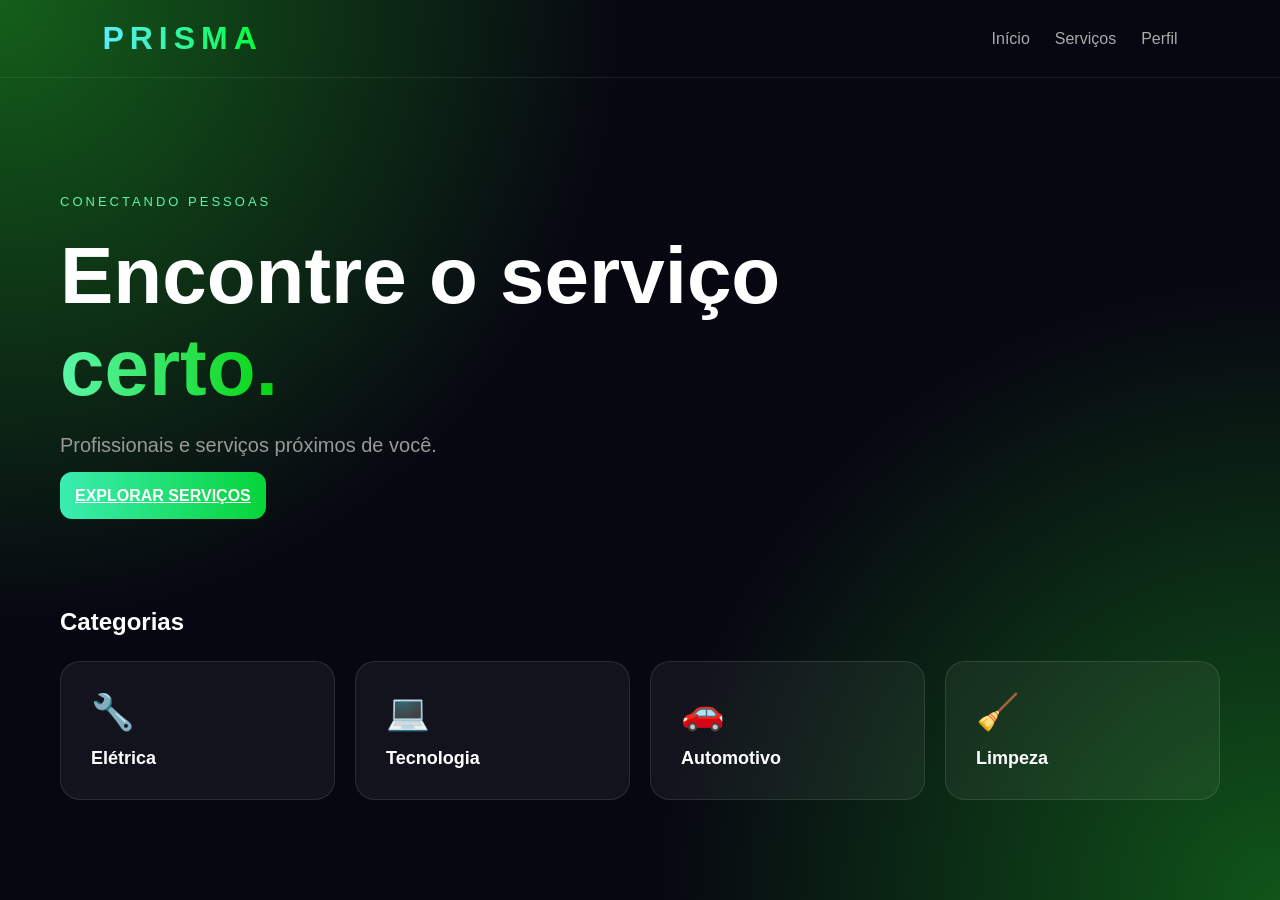
<file: index.html>
<!DOCTYPE html>
<html lang="pt-BR">

<head>

    <meta charset="UTF-8">

    <meta name="viewport"
          content="width=device-width, initial-scale=1.0">

    <meta name="theme-color"
          content="#080812">

    <link rel="stylesheet"
          href="css/style.css">

    <link rel="manifest"
          href="manifest.json">

    <title>PRISMA Services</title>

</head>

<body>

<header class="topbar">

    <div class="logo">
        PRISMA
    </div>

    <nav>

        <a href="index.html">
            Início
        </a>

        <a href="servicos.html">
            Serviços
        </a>

        <a href="perfil.html">
            Perfil
        </a>

    </nav>

</header>


<main class="home">

    <section class="hero">

        <div>

            <span class="tag">
                CONECTANDO PESSOAS
            </span>

            <h1>
                Encontre o serviço
                <span>certo.</span>
            </h1>

            <p>
                Profissionais e serviços
                próximos de você.
            </p>

            <a
                href="servicos.html"
                class="btn-primary"
            >
                EXPLORAR SERVIÇOS
            </a>

        </div>

    </section>


    <section class="services">

        <h2>
            Categorias
        </h2>

        <div class="service-grid">

            <div class="service-card">
                🔧
                <h3>Elétrica</h3>
            </div>

            <div class="service-card">
                💻
                <h3>Tecnologia</h3>
            </div>

            <div class="service-card">
                🚗
                <h3>Automotivo</h3>
            </div>

            <div class="service-card">
                🧹
                <h3>Limpeza</h3>
            </div>

        </div>

    </section>

</main>

<script src="js/script.js"></script>

</body>

</html>
</file>
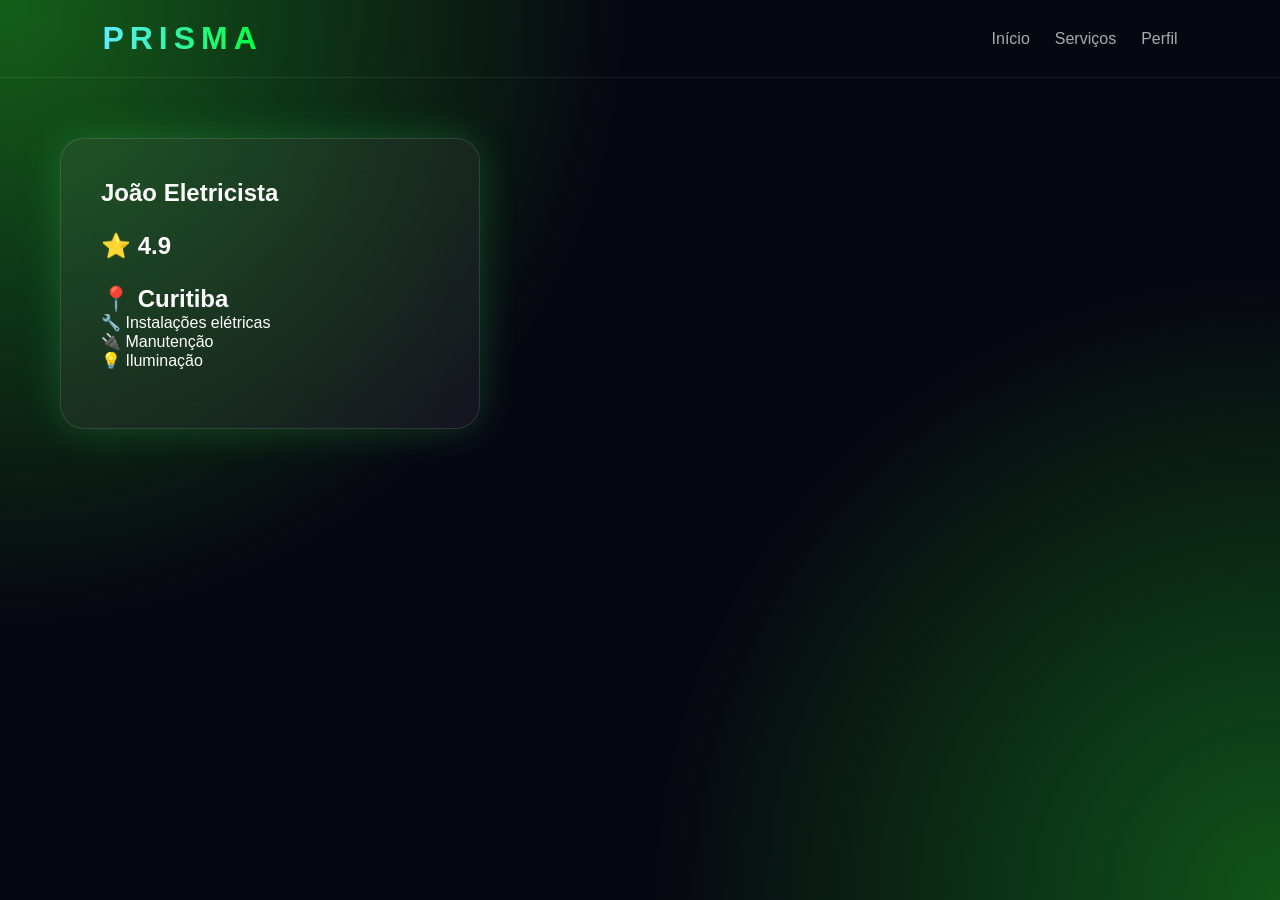
<file: João.html>
<!DOCTYPE html>
<html lang="pt-BR">

<head>

    <meta charset="UTF-8">

    <meta
        name="viewport"
        content="width=device-width, initial-scale=1.0">

    <link
        rel="stylesheet"
        href="css/style.css">

    <title>João Eletricista | PRISMA</title>

</head>

<body>

<header class="topbar">

    <div class="logo">
        PRISMA
    </div>

    <nav>

        <a href="index.html">
            Início
        </a>

        <a href="servicos.html">
            Serviços
        </a>

        <a href="perfil.html">
            Perfil
        </a>

    </nav>

</header>


<main class="home">

    <section class="login-card">

        <h1>
            João Eletricista
        </h1>
        
        <h1>
            ⭐ 4.9
        </h1>

        <h2>
            📍 Curitiba
        </h2>

        <p>
            🔧 Instalações elétricas
        </p>

        <p>
            🔌 Manutenção
        </p>

        <p>
            💡 Iluminação
        </p>

        <br>

    </section>

</main>

</body>

</html>
</file>
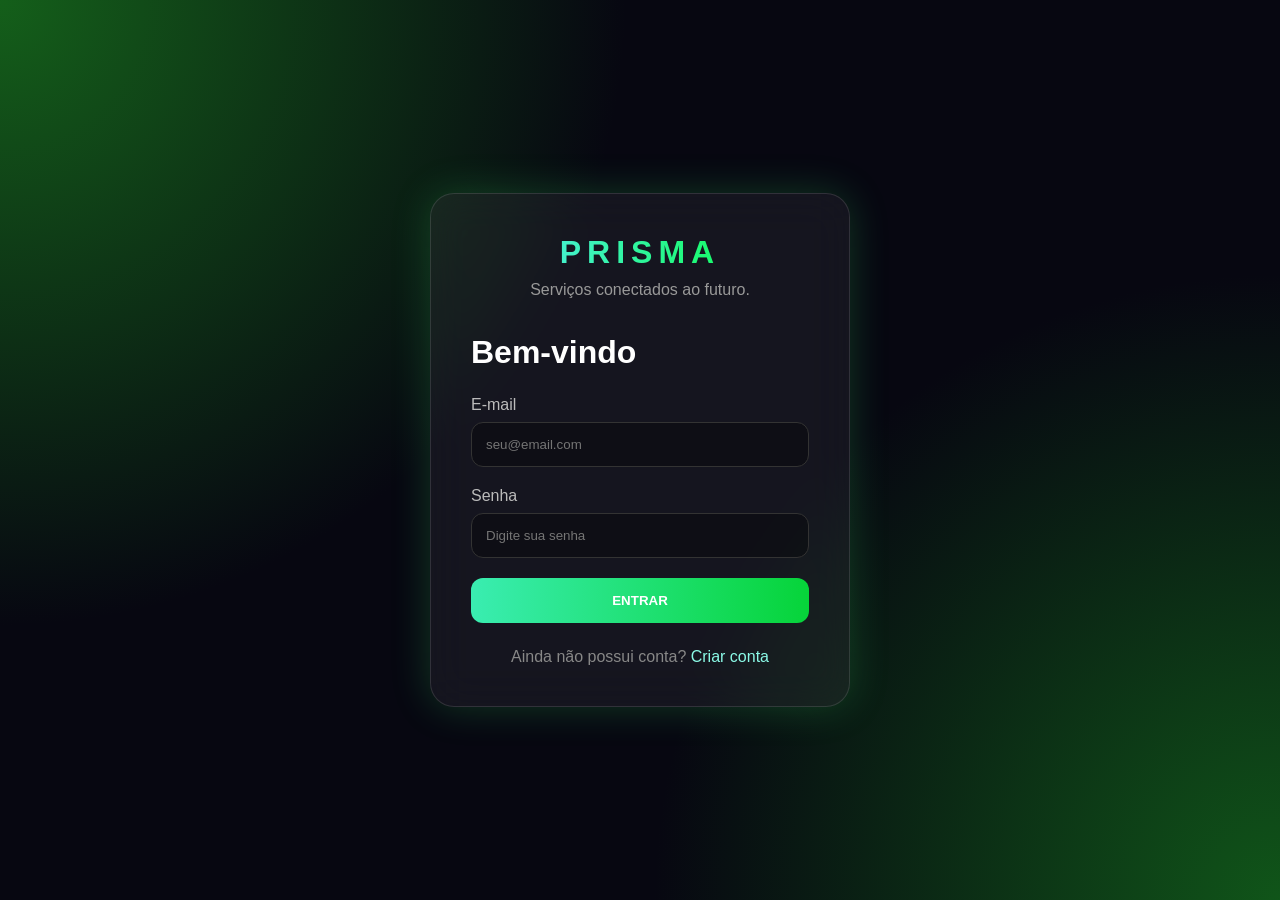
<file: login.html>
<!DOCTYPE html>
<html lang="pt-BR">

<head>
    <meta charset="UTF-8">
    <meta name="viewport" content="width=device-width, initial-scale=1.0">

    <title>PRISMA | Login</title>

    <link rel="stylesheet" href="css/style.css">
</head>

<body>

    <main class="login-container">

        <div class="login-card">

            <div class="logo">
                PRISMA
            </div>

            <p class="subtitle">
                Serviços conectados ao futuro.
            </p>

            <h1>Bem-vindo</h1>

            <form id="loginForm">

                <div class="input-group">
                    <label>E-mail</label>

                    <input
                        type="email"
                        id="email"
                        placeholder="seu@email.com"
                        required
                    >
                </div>

                <div class="input-group">
                    <label>Senha</label>

                    <input
                        type="password"
                        id="senha"
                        placeholder="Digite sua senha"
                        required
                    >
                </div>

                <button type="submit" class="btn-primary">
                    ENTRAR
                </button>

            </form>

            <p class="register">
                Ainda não possui conta?
                <a href="#">Criar conta</a>
            </p>

        </div>

    </main>

    <script src="js/script.js"></script>

</body>

</html>
</file>
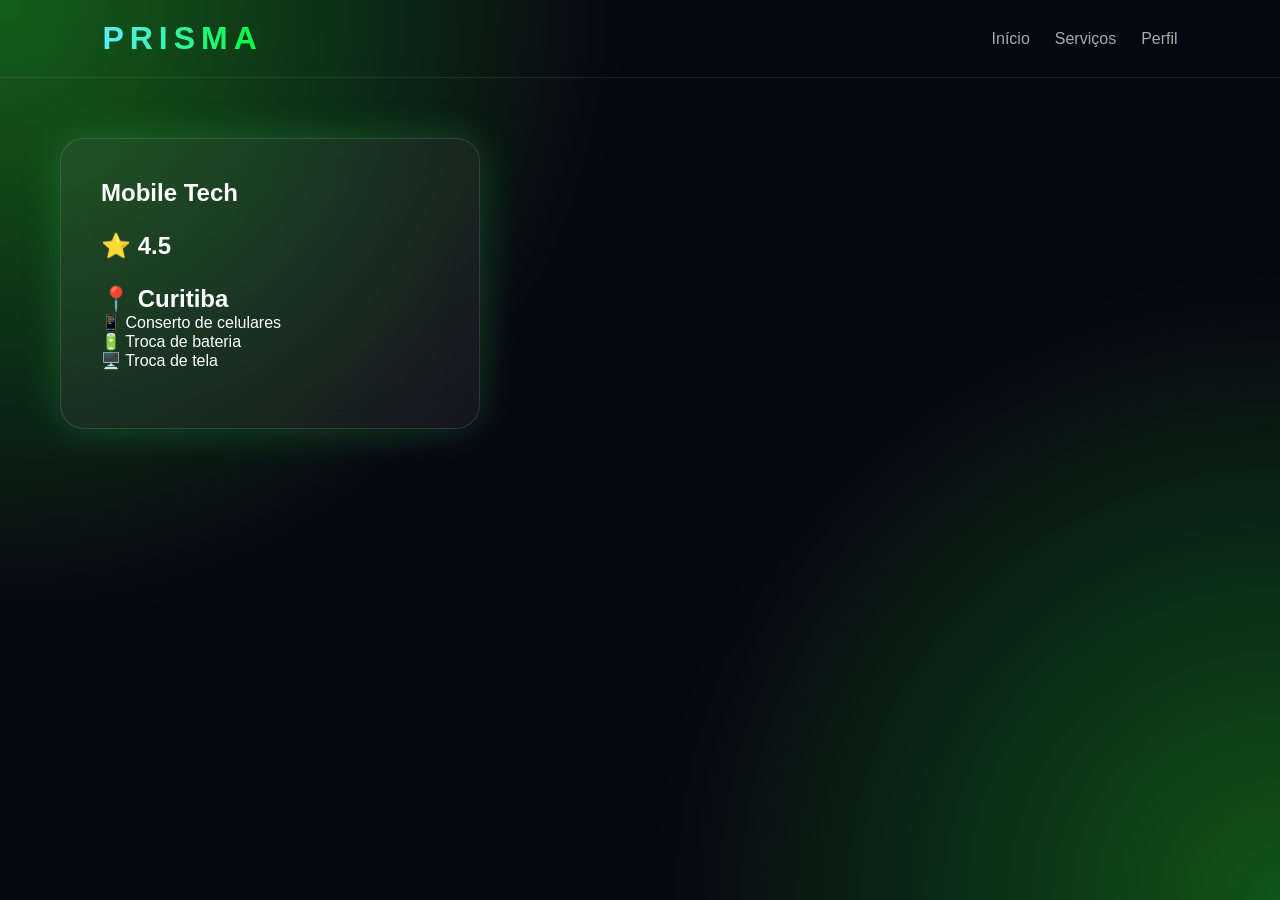
<file: mobiletech.html>
<!DOCTYPE html>
<html lang="pt-BR">

<head>

    <meta charset="UTF-8">

    <meta
        name="viewport"
        content="width=device-width, initial-scale=1.0">

    <link
        rel="stylesheet"
        href="css/style.css">

    <title>Mobile Tech | PRISMA</title>

</head>

<body>

<header class="topbar">

    <div class="logo">
        PRISMA
    </div>

    <nav>

        <a href="index.html">
            Início
        </a>

        <a href="servicos.html">
            Serviços
        </a>

        <a href="perfil.html">
            Perfil
        </a>

    </nav>

</header>


<main class="home">

    <section class="login-card">

        <h1>
            Mobile Tech
        </h1>
        
        <h1>
            ⭐ 4.5
        </h1>

        <h2>
            📍 Curitiba
        </h2>

        <p>
            📱 Conserto de celulares
        </p>

        <p>
            🔋 Troca de bateria
        </p>

        <p>
            🖥️ Troca de tela
        </p>

        <br>

    </section>

</main>

</body>

</html>
</file>
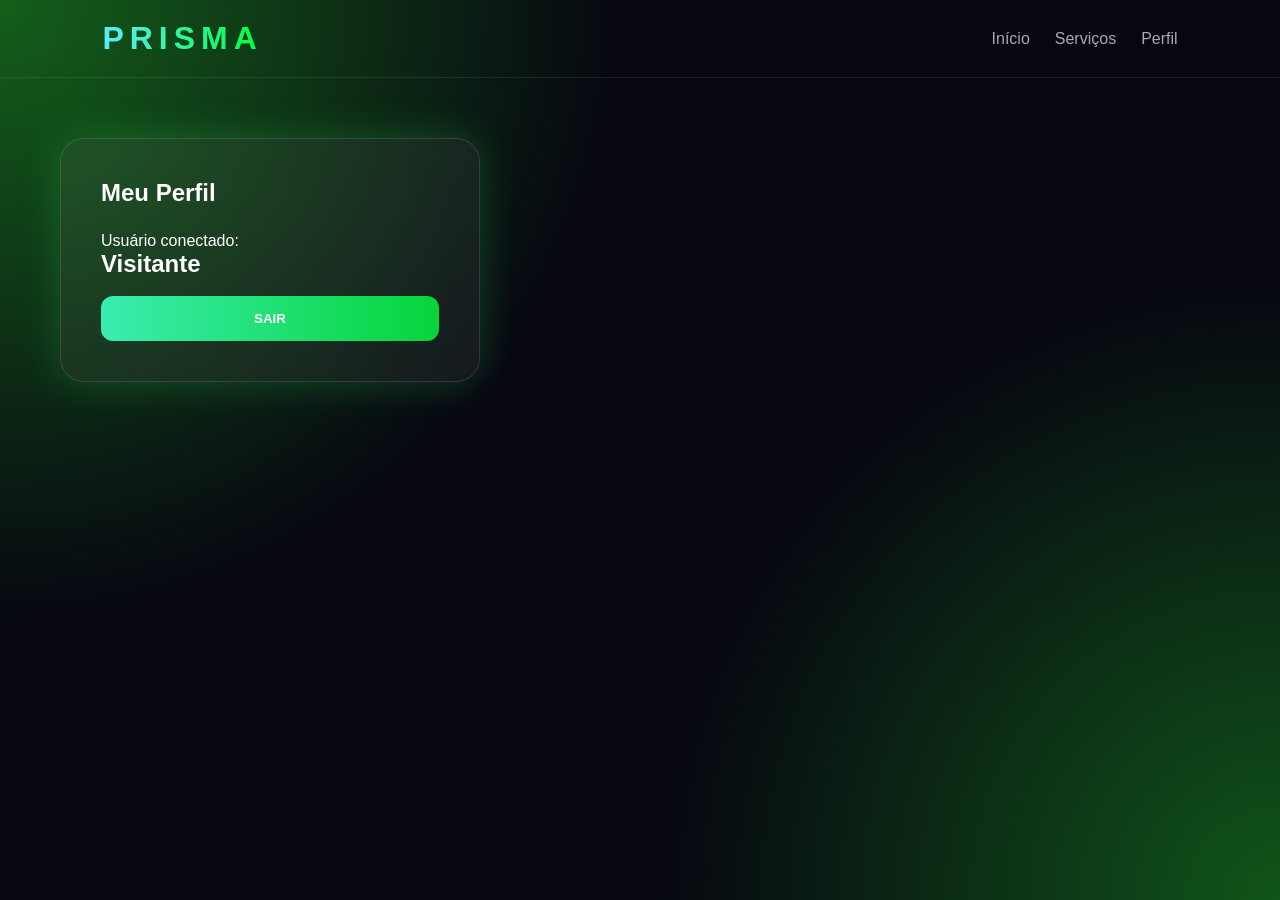
<file: perfil.html>
<!DOCTYPE html>
<html lang="pt-BR">

<head>

    <meta charset="UTF-8">

    <meta
        name="viewport"
        content="width=device-width, initial-scale=1.0">

    <link
        rel="stylesheet"
        href="css/style.css">

    <title>Perfil | PRISMA</title>

</head>

<body>

<header class="topbar">

    <div class="logo">
        PRISMA
    </div>

    <nav>

        <a href="index.html">
            Início
        </a>

        <a href="servicos.html">
            Serviços
        </a>

        <a href="perfil.html">
            Perfil
        </a>

    </nav>

</header>


<main class="home">

    <section class="login-card">

        <h1>
            Meu Perfil
        </h1>

        <p>
            Usuário conectado:
        </p>

        <h2 id="usuario">
            Carregando...
        </h2>

        <br>

        <button
            class="btn-primary"
            onclick="logout()"
        >
            SAIR
        </button>

    </section>

</main>

<script>

    const usuario =
        localStorage.getItem("usuario");

    document.getElementById("usuario")
        .textContent =
        usuario || "Visitante";


    function logout() {

        localStorage.removeItem("usuario");

        window.location.href =
            "login.html";

    }

</script>

</body>

</html>
</file>
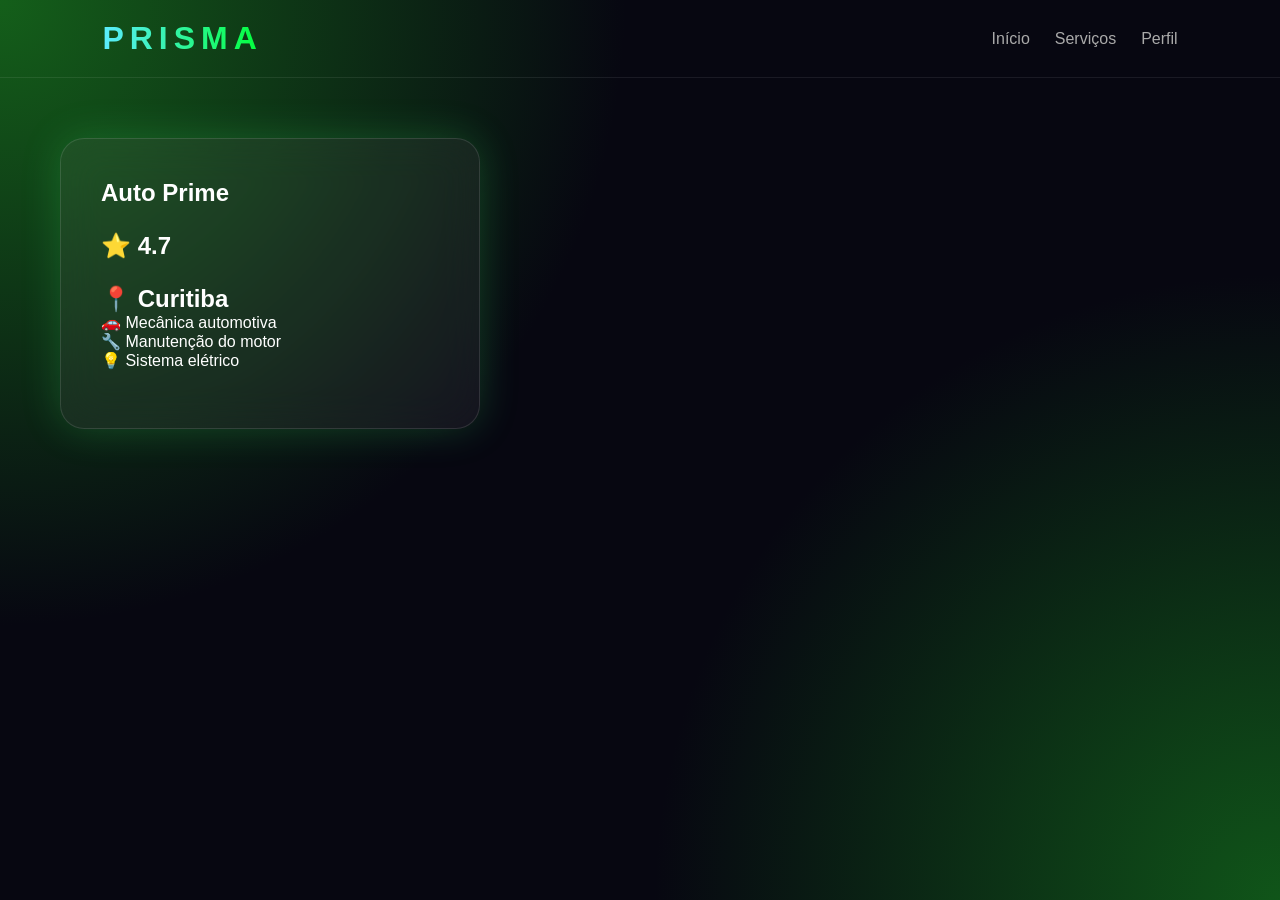
<file: prime.html>
<!DOCTYPE html>
<html lang="pt-BR">

<head>

    <meta charset="UTF-8">

    <meta
        name="viewport"
        content="width=device-width, initial-scale=1.0">

    <link
        rel="stylesheet"
        href="css/style.css">

    <title>Auto Prime | PRISMA</title>

</head>

<body>

<header class="topbar">

    <div class="logo">
        PRISMA
    </div>

    <nav>

        <a href="index.html">
            Início
        </a>

        <a href="servicos.html">
            Serviços
        </a>

        <a href="perfil.html">
            Perfil
        </a>

    </nav>

</header>


<main class="home">

    <section class="login-card">

        <h1>
            Auto Prime
        </h1>
        
        <h1>
            ⭐ 4.7
        </h1>

        <h2>
            📍 Curitiba
        </h2>

        <p>
            🚗 Mecânica automotiva
        </p>

        <p>
            🔧 Manutenção do motor
        </p>

        <p>
            💡 Sistema elétrico
        </p>

        <br>

    </section>

</main>

</body>

</html>
</file>
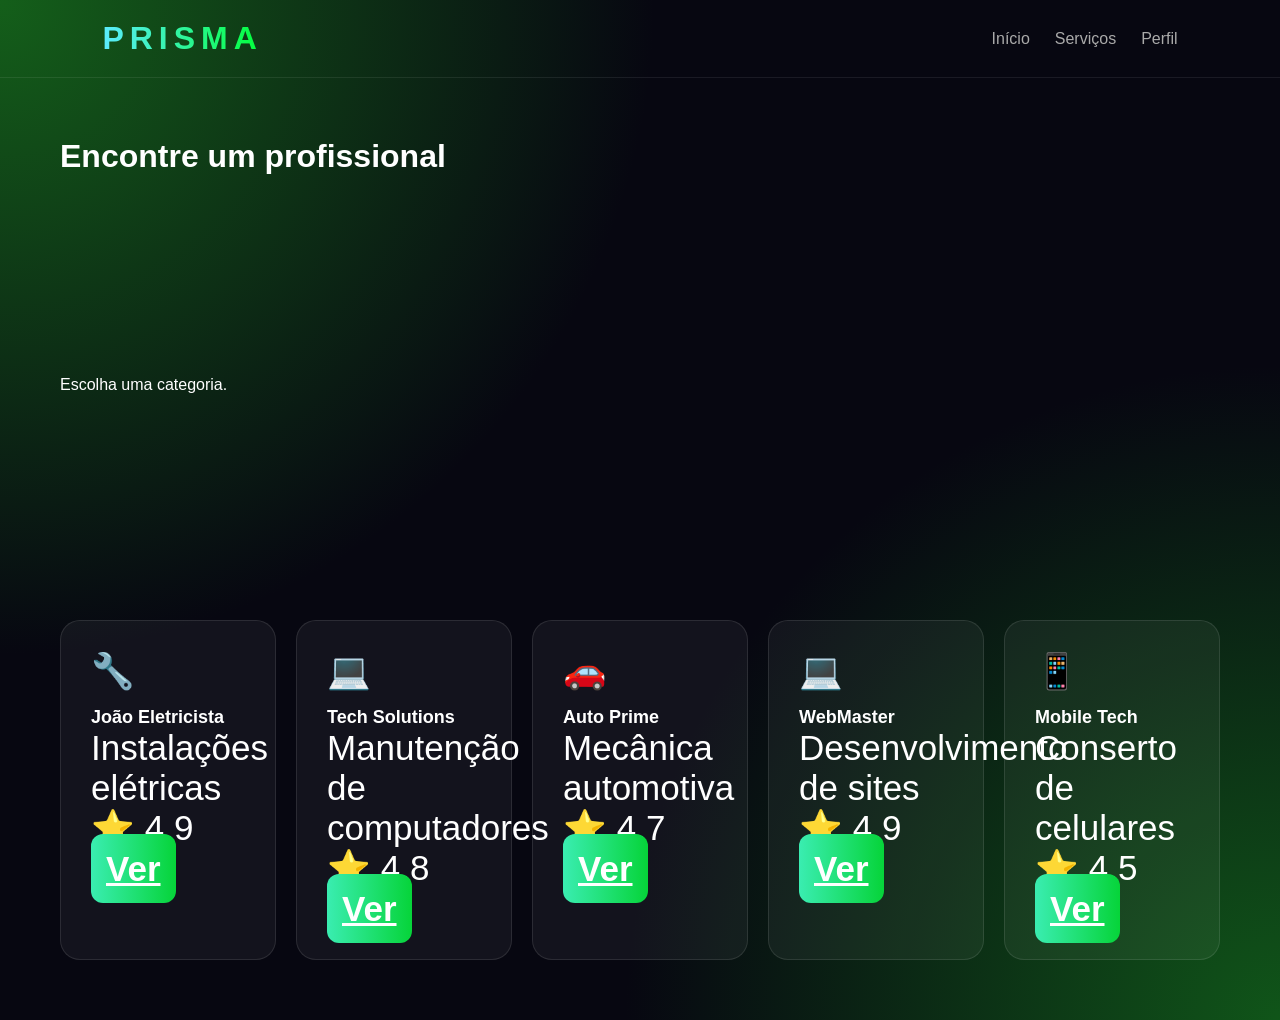
<file: servicos.html>
<!DOCTYPE html>
<html lang="pt-BR">

<head>

    <meta charset="UTF-8">

    <meta name="viewport"
          content="width=device-width, initial-scale=1.0">

    <link rel="stylesheet"
          href="css/style.css">

    <title>Serviços | PRISMA</title>

</head>

<body>

<header class="topbar">

    <div class="logo">
        PRISMA
    </div>

    <nav>

        <a href="index.html">
            Início
        </a>

        <a href="servicos.html">
            Serviços
        </a>

        <a href="perfil.html">
            Perfil
        </a>

    </nav>

</header>


<main class="home">

    <h1>
        Encontre um profissional
    </h1>

    <p class="hero p">
        Escolha uma categoria.
    </p>


    <div class="service-grid">

        <div class="service-card">

            🔧

            <h3>
                João Eletricista
            </h3>

            <p>
                Instalações elétricas
            </p>

            <p>
                ⭐ 4.9
            </p>

            <a
                href="João.html"
                class="btn-primary"
            >
                Ver
            </a>

        </div>


        <div class="service-card">

            💻

            <h3>
                Tech Solutions
            </h3>

            <p>
                Manutenção de computadores
            </p>

            <p>
                ⭐ 4.8
            </p>

            <a
                href="Tech.html"
                class="btn-primary"
            >
                Ver
            </a>

        </div>


        <div class="service-card">

            🚗

            <h3>
                Auto Prime
            </h3>

            <p>
                Mecânica automotiva
            </p>

            <p>
                ⭐ 4.7
            </p>

            <a
                href="prime.html"
                class="btn-primary"
            >
                Ver
            </a>

        </div>

                <div class="service-card">

            💻

            <h3>
                WebMaster
            </h3>

            <p>
                Desenvolvimento de sites
            </p>

            <p>
                ⭐ 4.9
            </p>

            <a
                href="webmaster.html"
                class="btn-primary"
            >
                Ver
            </a>

        </div>

                <div class="service-card">

            📱

            <h3>
                Mobile Tech
            </h3>

            <p>
                Conserto de celulares
            </p>

            <p>
                ⭐ 4.5
            </p>

            <a
                href="mobiletech.html"
                class="btn-primary"
            >
                Ver
            </a>

        </div>

        

    </div>

</main>

</body>

</html>
</file>
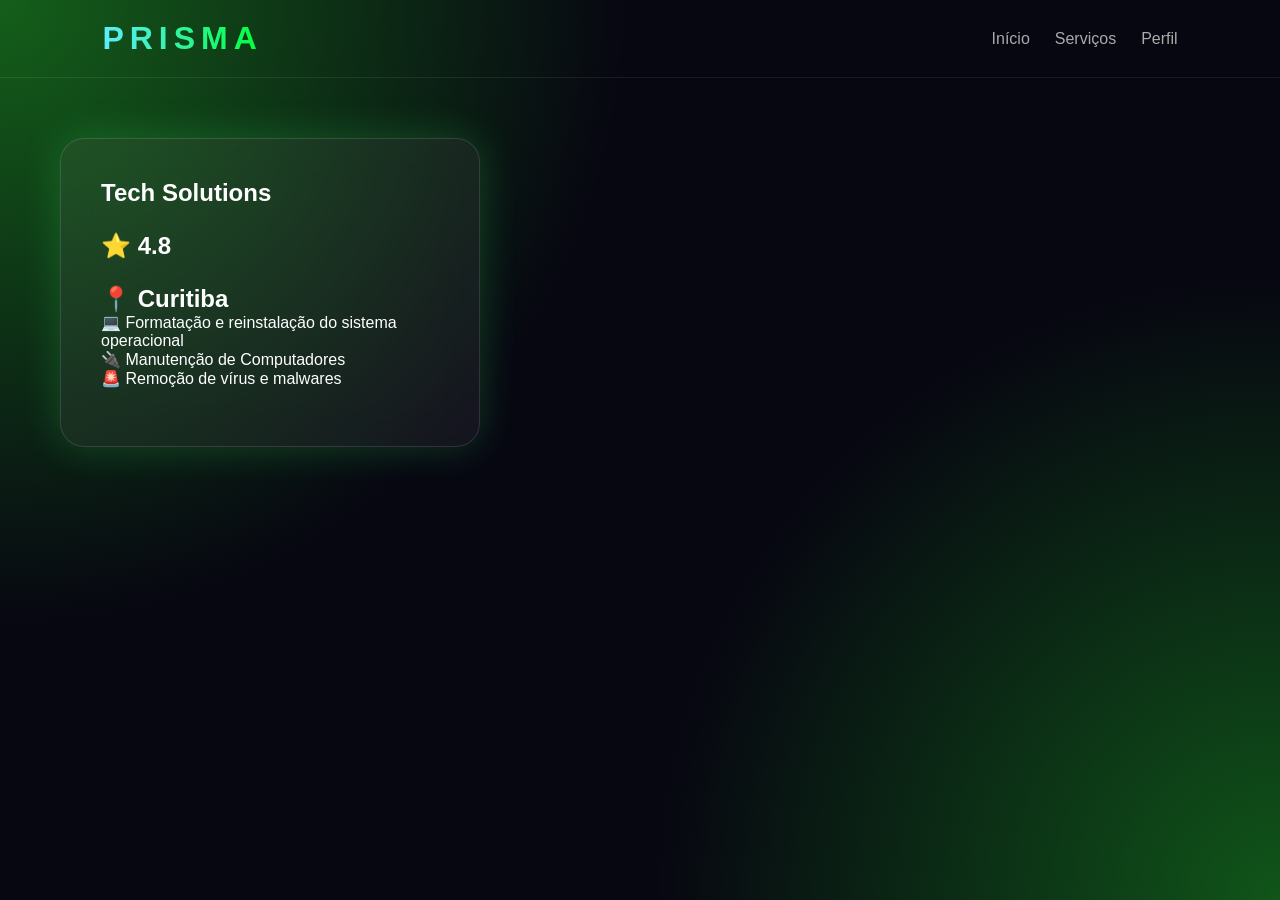
<file: Tech.html>
<!DOCTYPE html>
<html lang="pt-BR">

<head>

    <meta charset="UTF-8">

    <meta
        name="viewport"
        content="width=device-width, initial-scale=1.0">

    <link
        rel="stylesheet"
        href="css/style.css">

    <title>Tech Solutions | PRISMA</title>

</head>

<body>

<header class="topbar">

    <div class="logo">
        PRISMA
    </div>

    <nav>

        <a href="index.html">
            Início
        </a>

        <a href="servicos.html">
            Serviços
        </a>

        <a href="perfil.html">
            Perfil
        </a>

    </nav>

</header>


<main class="home">

    <section class="login-card">

        <h1>
            Tech Solutions
        </h1>
        
        <h1>
            ⭐ 4.8
        </h1>

        <h2>
            📍 Curitiba
        </h2>

        <p>
            💻 Formatação e reinstalação do sistema operacional
        </p>

        <p>
            🔌 Manutenção de Computadores
        </p>

        <p>
            🚨 Remoção de vírus e malwares
        </p>

        <br>

    </section>

</main>

</body>

</html>
</file>
<file: css/style.css>
* {
    margin: 0;
    padding: 0;
    box-sizing: border-box;
}

body {
    font-family: Arial, sans-serif;
    background:
        radial-gradient(circle at top left, #145f1a, transparent 40%),
        radial-gradient(circle at bottom right, #105519, transparent 40%),
        #070711;

    color: white;
    min-height: 100vh;
}

.login-container {
    min-height: 100vh;

    display: flex;
    justify-content: center;
    align-items: center;

    padding: 20px;
}

.login-card {
    width: 100%;
    max-width: 420px;

    padding: 40px;

    background: rgba(255, 255, 255, 0.06);

    border: 1px solid rgba(255, 255, 255, 0.12);

    border-radius: 24px;

    backdrop-filter: blur(20px);

    box-shadow:
        0 0 40px rgba(60, 255, 109, 0.2);

    animation: aparecer 0.8s ease;
}

.logo {
    text-align: center;

    font-size: 32px;
    font-weight: bold;

    letter-spacing: 6px;

    background: linear-gradient(
        90deg,
        #5cecff,
        #00ff37
    );

    -webkit-background-clip: text;
    color: transparent;
}

.subtitle {
    text-align: center;

    color: #999;

    margin: 10px 0 35px;
}

.login-card h1 {
    margin-bottom: 25px;
}

.input-group {
    margin-bottom: 20px;
}

.input-group label {
    display: block;

    margin-bottom: 8px;

    color: #bbb;
}

.input-group input {
    width: 100%;

    padding: 14px;

    border-radius: 12px;

    border: 1px solid #333;

    background: rgba(0, 0, 0, 0.3);

    color: white;

    outline: none;
}

.input-group input:focus {
    border-color: #5cf6e2;

    box-shadow:
        0 0 15px rgba(92, 246, 169, 0.4);
}

.btn-primary {
    width: 100%;

    padding: 15px;

    border: none;

    border-radius: 12px;

    background: linear-gradient(
        90deg,
        #3aedb1,
        #06d439
    );

    color: white;

    font-weight: bold;

    cursor: pointer;

    transition: 0.3s;
}

.btn-primary:hover {
    transform: translateY(-3px);

    box-shadow:
        0 10px 30px rgba(88, 237, 58, 0.4);
}

.register {
    text-align: center;

    margin-top: 25px;

    color: #888;
}

.register a {
    color: #8bfae7;

    text-decoration: none;
}

@keyframes aparecer {

    from {
        opacity: 0;
        transform: translateY(30px);
    }

    to {
        opacity: 1;
        transform: translateY(0);
    }

}
.topbar {

    display: flex;

    justify-content: space-between;

    align-items: center;

    padding: 20px 8%;

    border-bottom:
        1px solid rgba(255, 255, 255, 0.08);

}

.topbar nav {

    display: flex;

    gap: 25px;

}

.topbar nav a {

    color: #aaa;

    text-decoration: none;

    transition: 0.3s;

}

.topbar nav a:hover {

    color: white;

}

.home {

    max-width: 1200px;

    margin: auto;

    padding: 60px 20px;

}

.hero {

    min-height: 420px;

    display: flex;

    align-items: center;

}

.tag {

    color: #5cf6a9;

    font-size: 13px;

    letter-spacing: 3px;

}

.hero h1 {

    font-size: clamp(40px, 7vw, 80px);

    max-width: 800px;

    margin: 20px 0;

}

.hero h1 span {

    background:
        linear-gradient(
            90deg,
            #5cf6a9,
            #06d410
        );

    -webkit-background-clip: text;

    color: transparent;

}

.hero p {

    color: #999;

    font-size: 20px;

    margin-bottom: 30px;

}

.services {

    margin-top: 50px;

}

.service-grid {

    display: grid;

    grid-template-columns:
        repeat(auto-fit, minmax(200px, 1fr));

    gap: 20px;

    margin-top: 25px;

}

.service-card {

    padding: 30px;

    background:
        rgba(255,255,255,0.05);

    border:
        1px solid rgba(255,255,255,0.1);

    border-radius: 20px;

    font-size: 35px;

    transition: 0.3s;

}

.service-card h3 {

    font-size: 18px;

    margin-top: 15px;

}

.service-card:hover {

    transform: translateY(-8px);

    border-color: #5cf6a1;

    box-shadow:
        0 10px 30px rgba(92, 246, 151, 0.2);

}
@media (max-width: 600px) {

    .topbar {

        flex-direction: column;

        gap: 20px;

    }

    .topbar nav {

        gap: 12px;

    }

    .hero h1 {

        font-size: 42px;

    }

    .login-card {

        padding: 25px;

    }

}
</file>
